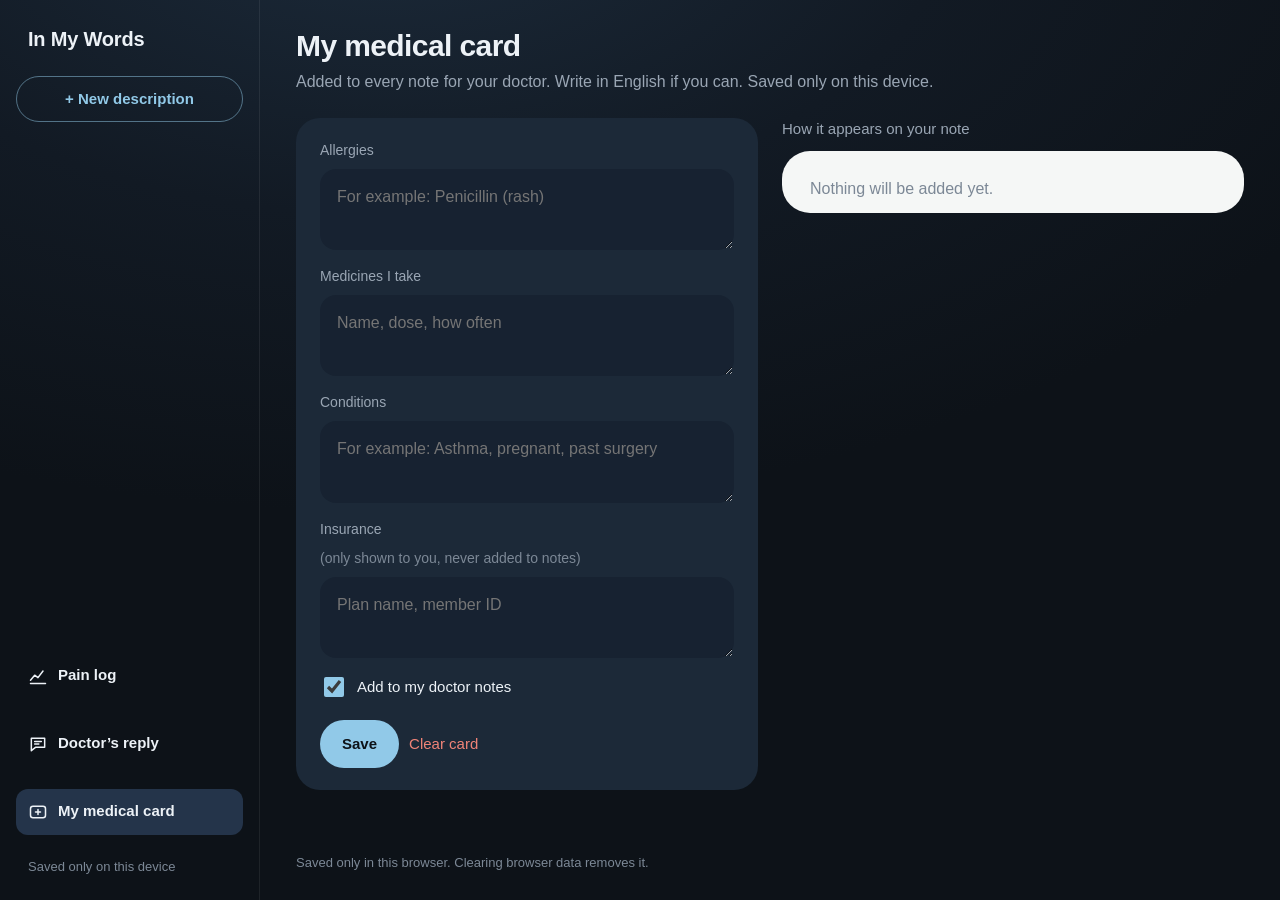
<file: body-painter/card.html>
<!doctype html>
<html lang="en">
<head>
  <meta charset="utf-8">
  <meta name="viewport" content="width=device-width,initial-scale=1,viewport-fit=cover,interactive-widget=resizes-content">
  <meta name="theme-color" content="#121a24">
  <meta name="color-scheme" content="dark">
  <title>My medical card · In My Words</title>
  <link rel="stylesheet" href="flow.css?v=night-3">
</head>
<body class="sub-page">
<a class="skip-link" href="#page-title">Skip to main content</a>
<div class="app">
  <aside class="sidebar" aria-label="In My Words">
    <a class="brand" href="./">In My Words</a>
    <a class="new-button" href="./">+ New description</a>
    <nav class="recent" aria-labelledby="recent-title">
      <h2 id="recent-title">Recent</h2>
      <ol id="recent"></ol>
    </nav>
    <a class="side-link" href="history.html">
      <svg viewBox="0 0 24 24" aria-hidden="true"><path d="M3 17l5-6 4 3 6-8M3 21h18"/></svg>Pain log
    </a>
    <a class="side-link" href="doctor.html">
      <svg viewBox="0 0 24 24" aria-hidden="true"><path d="M4 5h16v11H9l-5 4zM8 9h8M8 12h5"/></svg>Doctor’s reply
    </a>
    <a class="side-link" href="card.html" aria-current="page">
      <svg viewBox="0 0 24 24" aria-hidden="true"><rect x="3" y="5" width="18" height="14" rx="3"/><path d="M12 9v6M9 12h6"/></svg>My medical card
    </a>
    <p class="side-note">Saved only on this device</p>
  </aside>
  <header class="topbar">
    <a class="brand" href="./">In My Words</a>
    <nav class="top-links" aria-label="Pages"><a class="icon-link" href="./" aria-label="New description"><svg viewBox="0 0 24 24" aria-hidden="true"><path d="M12 5v14M5 12h14"/></svg></a><a class="icon-link" href="history.html" aria-label="Pain log"><svg viewBox="0 0 24 24" aria-hidden="true"><path d="M3 17l5-6 4 3 6-8M3 21h18"/></svg></a><a class="icon-link" href="doctor.html" aria-label="Doctor’s reply"><svg viewBox="0 0 24 24" aria-hidden="true"><path d="M4 5h16v11H9l-5 4zM8 9h8M8 12h5"/></svg></a><a class="icon-link" href="card.html" aria-label="My medical card" aria-current="page"><svg viewBox="0 0 24 24" aria-hidden="true"><rect x="3" y="5" width="18" height="14" rx="3"/><path d="M12 9v6M9 12h6"/></svg></a></nav>
  </header>

  <main id="main">
    <div class="page-head"><h1 id="page-title" tabindex="-1">My medical card</h1></div>
    <p class="page-sub">Added to every note for your doctor. Write in English if you can. Saved only on this device.</p>
    <div class="two-col">
      <form id="card-form" class="panel card-form">
        <label class="field-label" for="allergies">Allergies<textarea id="allergies" name="allergies" rows="2" maxlength="1000" placeholder="For example: Penicillin (rash)"></textarea></label>
        <label class="field-label" for="medications">Medicines I take<textarea id="medications" name="medications" rows="2" maxlength="1000" placeholder="Name, dose, how often"></textarea></label>
        <label class="field-label" for="conditions">Conditions<textarea id="conditions" name="conditions" rows="2" maxlength="1000" placeholder="For example: Asthma, pregnant, past surgery"></textarea></label>
        <label class="field-label" for="insurance">Insurance <span class="muted">(only shown to you, never added to notes)</span><textarea id="insurance" name="insurance" rows="2" maxlength="1000" placeholder="Plan name, member ID"></textarea></label>
        <label class="check"><input type="checkbox" id="include" name="include" checked> Add to my doctor notes</label>
        <div class="row"><button class="primary" type="submit">Save</button><button class="text-button danger" type="button" id="clear">Clear card</button></div>
      </form>
      <section aria-labelledby="preview-title">
        <h2 id="preview-title" class="preview-title">How it appears on your note</h2>
        <article class="note"><dl id="preview" class="facts"></dl><p id="preview-empty" class="muted">Nothing will be added yet.</p></article>
      </section>
    </div>
    <p id="notice" class="notice" role="status" aria-live="polite" hidden></p>
    <footer class="disclaimer">Saved only in this browser. Clearing browser data removes it.</footer>
  </main>
</div>
<script type="module" src="card.js?v=1"></script>
</body>
</html>
</file>
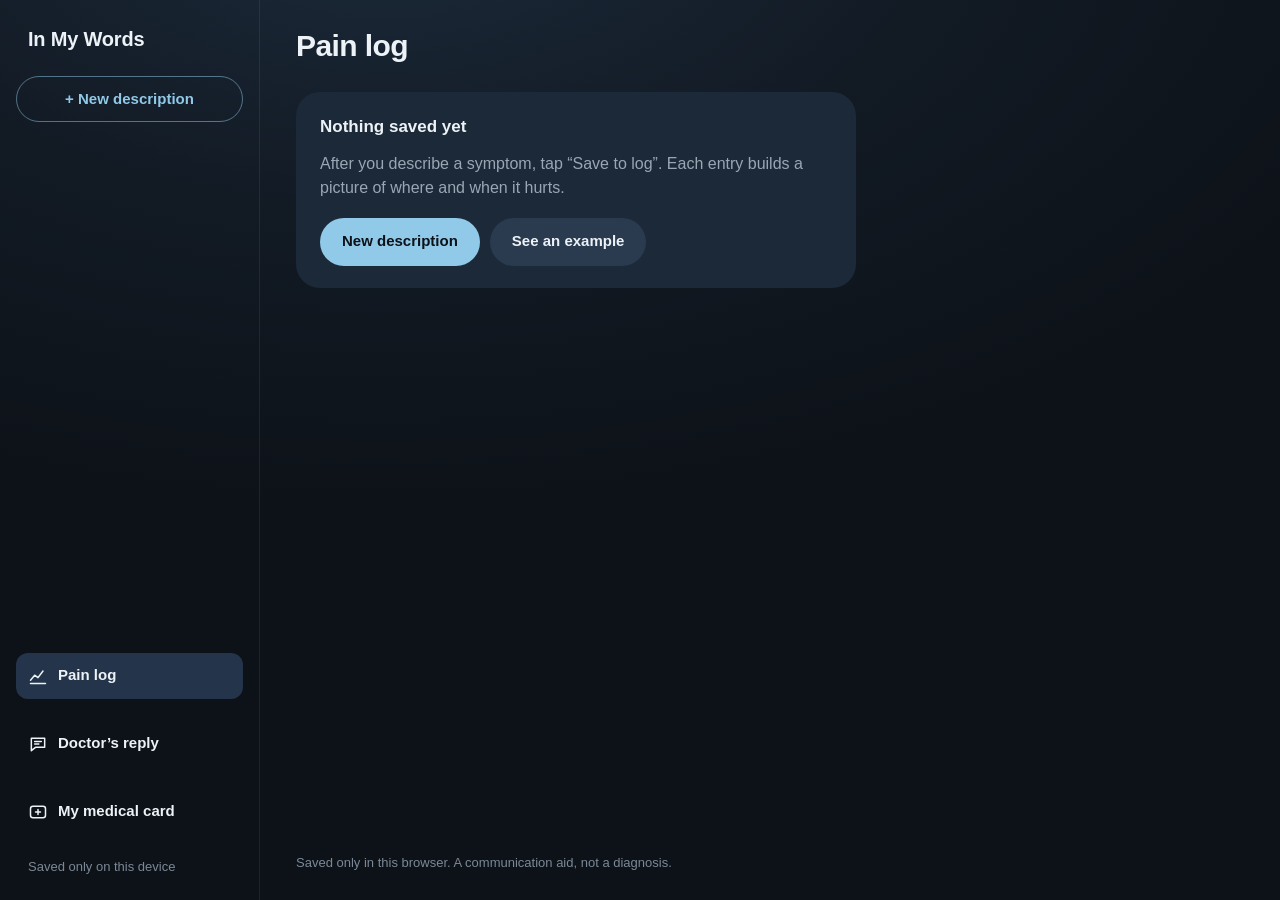
<file: body-painter/history.html>
<!doctype html>
<html lang="en">
<head>
  <meta charset="utf-8">
  <meta name="viewport" content="width=device-width,initial-scale=1,viewport-fit=cover">
  <meta name="theme-color" content="#121a24">
  <meta name="color-scheme" content="dark">
  <title>Pain log · In My Words</title>
  <link rel="stylesheet" href="flow.css?v=night-3">
  <link rel="stylesheet" href="history.css?v=night-2">
</head>
<body class="history-page">
<a class="skip-link" href="#page-title">Skip to main content</a>
<div class="app">
  <aside class="sidebar" aria-label="In My Words">
    <a class="brand" href="./">In My Words</a>
    <a class="new-button" href="./">+ New description</a>
    <nav class="recent" aria-labelledby="recent-title">
      <h2 id="recent-title">Recent</h2>
      <ol id="recent"></ol>
    </nav>
    <a class="side-link" href="history.html" aria-current="page">
      <svg viewBox="0 0 24 24" aria-hidden="true"><path d="M3 17l5-6 4 3 6-8M3 21h18"/></svg>Pain log
    </a>
    <a class="side-link" href="doctor.html">
      <svg viewBox="0 0 24 24" aria-hidden="true"><path d="M4 5h16v11H9l-5 4zM8 9h8M8 12h5"/></svg>Doctor’s reply
    </a>
    <a class="side-link" href="card.html">
      <svg viewBox="0 0 24 24" aria-hidden="true"><rect x="3" y="5" width="18" height="14" rx="3"/><path d="M12 9v6M9 12h6"/></svg>My medical card
    </a>
    <p class="side-note">Saved only on this device</p>
  </aside>

  <header class="topbar">
    <a class="brand" href="./">In My Words</a>
    <nav class="top-links" aria-label="Pages"><a class="icon-link" href="./" aria-label="New description"><svg viewBox="0 0 24 24" aria-hidden="true"><path d="M12 5v14M5 12h14"/></svg></a><a class="icon-link" href="doctor.html" aria-label="Doctor’s reply"><svg viewBox="0 0 24 24" aria-hidden="true"><path d="M4 5h16v11H9l-5 4zM8 9h8M8 12h5"/></svg></a><a class="icon-link" href="card.html" aria-label="My medical card"><svg viewBox="0 0 24 24" aria-hidden="true"><rect x="3" y="5" width="18" height="14" rx="3"/><path d="M12 9v6M9 12h6"/></svg></a></nav>
  </header>

  <main id="main">
    <div class="page-head">
      <h1 id="page-title" tabindex="-1">Pain log</h1>
      <div class="segmented" id="range" role="group" aria-label="Time range" hidden>
        <button type="button" data-range="year" aria-pressed="true">Past year</button>
        <button type="button" data-range="all" aria-pressed="false">All time</button>
      </div>
    </div>
    <p id="demo-banner" class="demo-banner" hidden>Example data · <a href="history.html">Show my log</a></p>

    <section id="empty" class="panel empty" hidden>
      <h2>Nothing saved yet</h2>
      <p>After you describe a symptom, tap “Save to log”. Each entry builds a picture of where and when it hurts.</p>
      <div class="empty-actions"><a class="primary" href="./">New description</a><a class="secondary" href="history.html?demo">See an example</a></div>
    </section>

    <div id="content" hidden>
      <div class="log-grid">
        <section class="panel heat" aria-labelledby="heat-title">
          <h2 id="heat-title">Where it hurts most</h2>
          <div class="heat-figure" id="heat-figure"></div>
          <ul class="heat-legend" id="heat-legend"></ul>
        </section>
        <section class="panel lanes" aria-labelledby="lanes-title">
          <div class="lanes-head"><h2 id="lanes-title">When it happens</h2><span class="size-key" aria-hidden="true"><i class="k-mild"></i>mild<i class="k-severe"></i>severe</span></div>
          <div id="lanes" class="lane-list"></div>
          <div class="lane-axis"><span></span><div id="ticks" class="ticks"></div></div>
        </section>
      </div>
      <div class="log-grid lower">
        <div class="pattern-wrap"><section class="pattern" aria-labelledby="pattern-title"><h2 id="pattern-title">Pattern</h2><p id="pattern-text"></p></section></div>
        <section class="panel entries" aria-labelledby="entries-title">
          <div class="entries-head"><h2 id="entries-title">Entries</h2><div class="entries-actions"><button id="export" class="text-button" type="button">Download</button><button id="clear" class="text-button danger" type="button">Delete all</button></div></div>
          <ol id="entries"></ol>
        </section>
      </div>
    </div>
    <footer class="disclaimer">Saved only in this browser. A communication aid, not a diagnosis.</footer>
  </main>
</div>
<script type="module" src="history-page.js?v=night-2"></script>
</body>
</html>
</file>
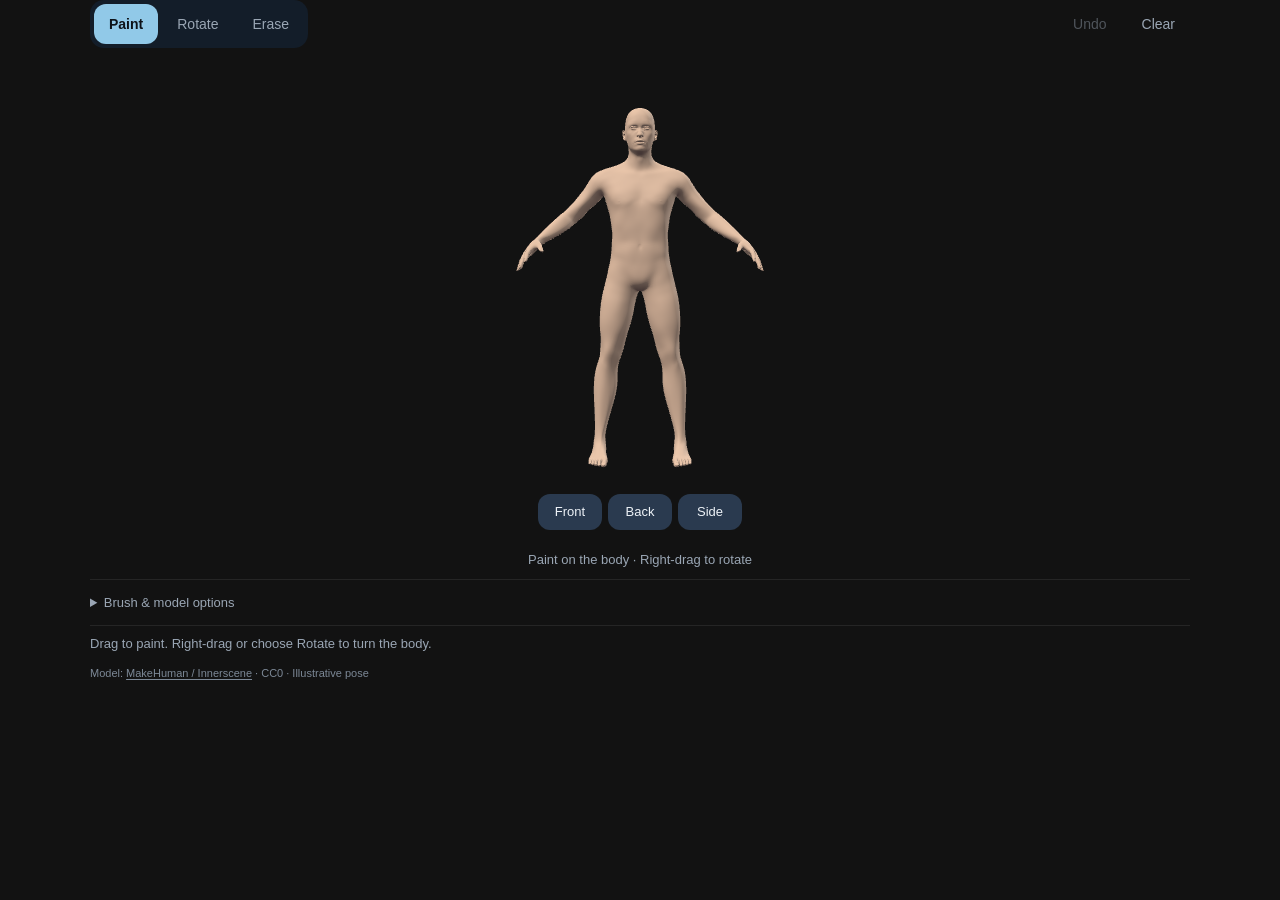
<file: body-painter/painter.html>
<!doctype html>
<html lang="en"><head><meta charset="utf-8"><meta name="viewport" content="width=device-width,initial-scale=1"><title>Body map</title><link rel="stylesheet" href="painter.css?v=night-1"></head>
<body><main><div id="skin-paint">
  <div class="mode-toolbar" role="group" aria-label="Interaction mode"><div class="mode-buttons"><button class="btn" data-mode="paint" aria-pressed="true">Paint</button><button class="btn" data-mode="rotate" aria-pressed="false">Rotate</button><button class="btn" data-mode="erase" aria-pressed="false">Erase</button></div><div class="edit-buttons"><button class="btn quiet" id="sp-undo">Undo</button><button class="btn quiet" id="sp-clear">Clear</button></div></div>
  <div class="stage-wrap"><div id="sp-stage" role="img" aria-label="Rotatable body model. Drag to paint; use sliders to raise the arms."></div><div class="view-toolbar" aria-label="Model views"><button class="btn" id="sp-front">Front</button><button class="btn" id="sp-back">Back</button><button class="btn" id="sp-leftview">Side</button></div></div>
  <p class="text-small text-muted" id="sp-hint">Paint on the body · Right-drag to rotate</p>
  <details class="more-tools"><summary>Brush & model options</summary><div class="tool-content"><div class="viz-controls"><label class="form-label">Mark color<select class="form-select" id="sp-color"><option value="0">Coral</option><option value="1">Blue</option><option value="2">Purple</option></select></label><label class="form-label">Brush size<input class="form-range" id="sp-size" aria-label="Brush size" type="range" min="1" max="8" value="3"></label></div><div class="viz-controls"><label class="form-label">Left arm <output id="sp-lv">0°</output><input class="form-range" id="sp-left" aria-label="Left arm angle" type="range" min="0" max="120" value="0"></label><label class="form-label">Right arm <output id="sp-rv">0°</output><input class="form-range" id="sp-right" aria-label="Right arm angle" type="range" min="0" max="120" value="0"></label></div><div class="viz-row"><span class="text-muted">More views</span><button class="btn" id="sp-top">Top</button><button class="btn" id="sp-bottom">Bottom</button></div></div></details>
  <p id="sp-status" class="text-small status" aria-live="polite">Loading body model…</p>
</div><p class="credit">Model: <a href="https://www.innerscene.com/tools/library/3d-parts/human-base-mesh-with-editable-53-bone-rig-8e7c8ab1" target="_blank" rel="noreferrer">MakeHuman / Innerscene</a> · CC0 · Illustrative pose</p></main>
<script type="importmap">{"imports":{"three":"./three.module.js"}}</script><script type="module" src="./app.js?v=night-1"></script>
</body></html>
</file>
<file: body-painter/flow.css>
/* In My Words · night theme. One stylesheet for phone and desktop layouts. */
:root{
  --bg:#0D1218; --bg-top:#1C2B3B; --panel:#1C2938; --panel-2:#24344A; --chip:#2A3A4F; --chip-on:#34465E;
  --line:rgba(255,255,255,.07); --text:#EDF2F7; --muted:#9AA6B4; --faint:#7C8896;
  --accent:#91C9E8; --accent-ink:#0D1218; --accent-soft:rgba(145,201,232,.14);
  --paper:#F5F7F6; --paper-ink:#12181F; --paper-muted:#5B6672; --paper-line:rgba(18,24,31,.09);
  --violet:#B9AFE3; --warn:#F3C17A;
  --ease-out:cubic-bezier(.23,1,.32,1);
  color-scheme:dark;
  font:100%/1.5 "Figtree",-apple-system,BlinkMacSystemFont,"Segoe UI","PingFang SC","Noto Sans SC",sans-serif;
  color:var(--text); background:var(--bg); font-synthesis:none;
}
*{box-sizing:border-box}
html{-webkit-tap-highlight-color:transparent;-webkit-text-size-adjust:100%;-webkit-font-smoothing:antialiased}
body{margin:0;min-height:100dvh;background:radial-gradient(1100px 620px at 30% -12%,var(--bg-top) 0%,#121A24 52%,var(--bg) 100%) fixed}
h1,h2,h3,p{margin:0}
button,input,textarea,select{font:inherit;color:inherit}
button{cursor:pointer;touch-action:manipulation;user-select:none;-webkit-user-select:none;transition:transform 120ms var(--ease-out),background-color 120ms ease,color 120ms ease,opacity 120ms ease}
button:active:not(:disabled){transform:scale(.97)}
button:disabled{cursor:not-allowed;opacity:.42}
a{color:var(--accent);text-underline-offset:3px}
:focus-visible{outline:3px solid var(--accent);outline-offset:3px}
[hidden]{display:none!important}
.sr-only{position:absolute;width:1px;height:1px;overflow:hidden;clip:rect(0,0,0,0);white-space:nowrap}
.skip-link{position:absolute;left:16px;top:-80px;z-index:10;background:var(--paper);color:var(--paper-ink);padding:12px 16px;border-radius:12px}
.skip-link:focus{top:12px}
svg{width:20px;height:20px;fill:none;stroke:currentColor;stroke-width:1.8;stroke-linecap:round;stroke-linejoin:round;flex:none}

/* ---------- buttons ---------- */
.primary,.secondary{display:inline-flex;align-items:center;justify-content:center;gap:10px;min-height:48px;padding:0 22px;border-radius:24px;border:0;font-size:15px;font-weight:600;text-decoration:none}
.primary{background:var(--accent);color:var(--accent-ink);font-weight:700}
.secondary{background:var(--chip);color:var(--text)}
.primary.big{min-height:58px;font-size:17px;border-radius:29px}
.small{min-height:40px;font-size:14px;padding:0 16px}
.text-button{background:none;border:0;padding:0;min-height:44px;color:var(--muted);font-size:15px;display:inline-flex;align-items:center;gap:6px}
.round-button{width:44px;height:44px;border-radius:22px;border:0;display:grid;place-items:center;background:var(--accent);color:var(--accent-ink);flex:none}
.round-button svg{stroke-width:2.2}
.segmented{display:inline-flex;gap:4px;padding:4px;border-radius:14px;background:#131D29}
.segmented button{min-height:40px;padding:0 16px;border:0;border-radius:10px;background:transparent;color:var(--muted);font-size:14px;font-weight:600}
.segmented [aria-selected=true],.segmented [aria-pressed=true]{background:var(--chip-on);color:var(--text)}
@media(hover:hover) and (pointer:fine){
  .primary:hover:not(:disabled){filter:brightness(1.06)}
  .secondary:hover:not(:disabled){background:#3A4D66}
  .text-button:hover{color:var(--text)}
  .segmented button:hover{color:var(--text)}
}

/* ---------- app frame ---------- */
.app{display:flex;min-height:100dvh}
.sidebar{flex:0 0 260px;display:flex;flex-direction:column;gap:22px;padding:24px 16px calc(24px + env(safe-area-inset-bottom));border-right:1px solid var(--line);position:sticky;top:0;height:100dvh}
.brand{font-size:20px;font-weight:700;letter-spacing:-.01em;color:var(--text);text-decoration:none;padding:0 12px}
.new-button{min-height:46px;border-radius:23px;border:1px solid rgba(145,201,232,.5);color:var(--accent);font-size:15px;font-weight:600;display:flex;align-items:center;justify-content:center;text-decoration:none}
.recent h2{font-size:13px;font-weight:500;color:var(--faint);padding:0 12px 6px}
.recent ol{list-style:none;margin:0;padding:0;display:flex;flex-direction:column;gap:2px;overflow:auto}
.recent a{display:flex;justify-content:space-between;gap:10px;padding:10px 12px;border-radius:12px;color:var(--text);text-decoration:none;font-size:15px}
.recent .r-title{font-weight:600;overflow:hidden;text-overflow:ellipsis;white-space:nowrap}
.recent .r-date{color:var(--muted);font-size:13px;white-space:nowrap}
.side-link{margin-top:auto;min-height:46px;padding:0 12px;border-radius:12px;display:flex;align-items:center;gap:10px;color:var(--text);font-size:15px;font-weight:600;text-decoration:none}
.side-link[aria-current=page],.recent a:hover,.side-link:hover{background:#24344A}
.count{margin-left:auto;font-size:13px;color:var(--muted);font-weight:500}
.side-note{padding:0 12px;font-size:13px;color:var(--faint)}
.topbar{display:none}
main{flex:1;min-width:0;padding:28px 36px 28px;display:flex;flex-direction:column}

.page-head{display:flex;align-items:center;justify-content:space-between;gap:20px}
h1{font-size:30px;font-weight:600;letter-spacing:-.02em;line-height:1.2}
h1:focus{outline:none}
.page-sub{margin-top:6px;font-size:16px;color:var(--muted)}
.steps{display:flex;gap:6px;width:140px;flex:none}
.steps span{flex:1;height:3px;border-radius:2px;background:rgba(255,255,255,.12)}
.steps span.on{background:var(--accent)}
.disclaimer{margin-top:auto;padding-top:24px;font-size:13px;color:var(--faint)}

.workspace{margin-top:24px;display:grid;grid-template-columns:minmax(0,1fr) 340px;gap:24px;align-items:start}
body[data-step="2"] .workspace{grid-template-columns:minmax(0,1.1fr) minmax(0,1fr)}
.panel{background:var(--panel);border-radius:24px;padding:22px 24px}
.panel h2,.live h2{font-size:17px;font-weight:600}
.panel-sub{font-size:14px;color:var(--muted);margin-top:4px}

/* ---------- step 1: conversation ---------- */
.chat{display:flex;flex-direction:column;gap:14px;min-height:min(620px,calc(100dvh - 210px))}
#messages{display:flex;flex-direction:column;gap:12px;flex:1}
.message{max-width:82%;font-size:16px;line-height:1.6;white-space:pre-wrap;overflow-wrap:anywhere}
.message.assistant{align-self:flex-start;background:var(--panel-2);border-radius:6px 22px 22px 22px;padding:12px 16px}
.message.user{align-self:flex-end;background:var(--accent-soft);color:#EDF2F7;border-radius:22px 6px 22px 22px;padding:12px 16px}
.message-translation{margin-top:8px;white-space:normal}
.message-translation summary{cursor:pointer;font-size:13px;color:var(--muted);min-height:24px}
.message-translation p{margin-top:4px;font-size:14px;color:#D5DEE8;white-space:pre-wrap}
#thinking{display:flex;align-items:center;gap:10px;font-size:14px;color:var(--muted)}
.thinking-dot{width:8px;height:8px;border-radius:4px;background:var(--accent);animation:pulse 1.2s ease-in-out infinite}
@keyframes pulse{50%{opacity:.3}}
.consent{display:flex;gap:10px;align-items:flex-start;font-size:14px;color:var(--muted);line-height:1.5}
.consent input{width:18px;height:18px;margin:2px 0 0;accent-color:var(--accent);flex:none}
.composer{display:flex;align-items:flex-end;gap:8px;background:#172231;border:1px solid var(--line);border-radius:28px;padding:6px 6px 6px 20px}
.composer:focus-within{border-color:rgba(145,201,232,.45)}
.composer textarea{flex:1;min-width:0;border:0;outline:0;background:transparent;resize:none;font-size:16px;line-height:1.5;padding:10px 0;max-height:180px;color:var(--text)}
.composer textarea::placeholder{color:var(--faint)}
.chat-actions{display:flex;align-items:center;justify-content:space-between;gap:12px;flex-wrap:wrap}
.message-cta{align-self:flex-start;display:flex;flex-direction:column;align-items:flex-start;gap:8px;margin-top:6px;animation:cta-in 260ms var(--ease-out)}
@keyframes cta-in{from{opacity:0;transform:translateY(6px)}}
.cta-continue{min-height:52px;padding:0 30px;border:0;border-radius:26px;background:var(--accent);color:var(--accent-ink);font-size:17px;font-weight:700;box-shadow:0 6px 20px rgba(145,201,232,.25)}
.cta-continue:hover{filter:brightness(1.06)}
.cta-continue:focus-visible{outline:2px solid var(--text);outline-offset:3px}
.cta-hint{font-size:13px;color:var(--faint);padding-left:4px}
.next-button{margin-left:auto;background:none;border:0;min-height:44px;padding:0 4px;color:var(--accent);font-size:15px;font-weight:600}
.privacy-note{font-size:13px;color:var(--faint)}

.understood ul{list-style:none;margin:12px 0 0;padding:0}
.understood li{display:grid;grid-template-columns:20px minmax(0,1fr);column-gap:10px;padding:11px 0;border-top:1px solid var(--line)}
.understood li::before{content:"";grid-row:span 2;width:10px;height:10px;margin:5px 0 0 3px;border-radius:5px;border:1.5px solid #4A5664}
.understood li.known::before{width:12px;height:7px;margin:5px 0 0 3px;border:0;border-left:2.4px solid var(--accent);border-bottom:2.4px solid var(--accent);border-radius:0;transform:rotate(-45deg)}
.u-key{font-size:13px;color:var(--muted)}
.u-value{font-size:15px;font-weight:600;overflow-wrap:anywhere}
.unknown .u-value{color:var(--faint);font-weight:500}

/* ---------- step 2: model ---------- */
.model-card{padding:18px 20px 22px;background:radial-gradient(70% 55% at 50% 38%,#22324A,var(--panel))}
.model-top{display:flex;align-items:center;justify-content:space-between;gap:12px;margin-bottom:6px}
.map-status{font-size:14px;color:var(--warn);min-height:0}
.map-status:empty{display:none}
iframe{display:block;width:100%;border:0;background:transparent;color-scheme:dark}
#painter{height:620px}
#dental-model{height:620px;border-radius:18px}
.count-question{margin:8px 0;padding:14px;border-radius:16px;background:#131D29}
.count-question h3{font-size:14px;font-weight:600;margin-bottom:8px}
.count-question div{display:flex;gap:8px;flex-wrap:wrap}
.count-question .secondary[aria-pressed=true]{background:var(--accent);color:var(--accent-ink)}
#apply-dental{margin:6px 0}
.pain{margin-top:14px;display:flex;flex-direction:column;gap:10px}
.pain-head{display:flex;justify-content:space-between;align-items:baseline;font-size:16px;font-weight:600}
.score-label{font-size:14px;color:var(--muted);font-weight:500}
.score-label b{font-size:22px;color:var(--text);font-weight:600}
.pain-scale{display:grid;grid-template-columns:repeat(10,minmax(0,1fr));gap:4px}
.pain-scale button{height:30px;border:0;border-radius:7px;background:rgba(255,255,255,.10);padding:0;position:relative}
.pain-scale button::after{content:"";position:absolute;left:0;right:0;bottom:0;height:10px;border-radius:4px}
.pain-scale button.filled{background:var(--c)}
.pain-scale button[aria-checked=true]{box-shadow:0 0 0 2px var(--text)}
.pain-ends{display:flex;justify-content:space-between;font-size:13px;color:var(--faint)}

/* ---------- step 2: live note ---------- */
.live{display:flex;flex-direction:column;gap:12px}
.live-head{display:flex;justify-content:space-between;align-items:center;min-height:44px}
.live-head h2{font-size:15px;font-weight:500;color:var(--muted)}
.live-dot{display:flex;align-items:center;gap:8px;font-size:14px;color:var(--violet)}
.live-dot::before{content:"";width:8px;height:8px;border-radius:4px;background:var(--violet)}
.note{background:var(--paper);color:var(--paper-ink);border-radius:28px;padding:26px 28px 12px}
.note textarea{display:block;width:100%;border:0;outline:0;resize:vertical;background:transparent;color:var(--paper-ink);font-size:22px;line-height:1.45;font-weight:500;letter-spacing:-.01em;min-height:150px;padding:0 0 16px;field-sizing:content}
.note textarea:focus-visible{outline:2px solid #91C9E8;outline-offset:6px;border-radius:8px}
.note-help{font-size:14px;color:var(--paper-muted);margin-bottom:10px}
.fields{display:grid;gap:10px;margin-bottom:12px}
.fields label{display:grid;gap:4px;font-size:13px;color:var(--paper-muted)}
.fields input{min-height:44px;border:1px solid var(--paper-line);border-radius:12px;padding:0 12px;background:#fff;color:var(--paper-ink);font-size:16px}
.facts{margin:0}
.fact{display:flex;justify-content:space-between;gap:20px;padding:13px 10px;margin:0 -10px;border-top:1px solid var(--paper-line);border-radius:10px;transition:background-color 600ms ease}
.fact dt{font-size:15px;color:var(--paper-muted);flex:none}
.fact dd{margin:0;font-size:15px;font-weight:600;text-align:right;overflow-wrap:anywhere}
.fact.just-updated{background:#ECE8FA;transition:none}
.original-notes{color:var(--muted);font-size:15px}
.original-notes summary{min-height:44px;display:flex;align-items:center;cursor:pointer}
#original{white-space:pre-wrap;font-size:14px;line-height:1.6;color:#C2CCC8;padding-bottom:6px}
.share-hint{text-align:center;font-size:14px;color:var(--muted);margin-top:-2px}
.actions{display:grid;grid-template-columns:repeat(3,minmax(0,1fr));gap:10px}

.notice{font-size:14px;line-height:1.55;padding:12px 16px;border-radius:14px;background:rgba(243,193,122,.12);color:var(--warn);margin:4px 0;overflow-wrap:anywhere}
.notice[data-tone=success]{background:var(--accent-soft);color:var(--accent)}

/* ---------- emergency banner ---------- */
.urgent{margin-top:18px;display:flex;gap:14px;align-items:flex-start;padding:18px;border-radius:20px;background:#3A1F22;border:1px solid rgba(241,132,120,.55);animation:urgent-in 240ms var(--ease-out)}
@keyframes urgent-in{from{opacity:0;transform:translateY(-6px)}}
.urgent-icon{width:36px;height:36px;flex:none;border-radius:18px;background:#F18478;color:var(--accent-ink);display:grid;place-items:center}
.urgent-icon svg{stroke-width:2.2}
.urgent-body{flex:1;min-width:0;display:flex;flex-direction:column;gap:6px}
.urgent strong{font-size:17px}
.urgent p{font-size:15px;line-height:1.5;color:#F6D6D2}
.urgent .urgent-small{font-size:13px;color:#D8AFAA}
.urgent-actions{display:flex;gap:8px;flex-wrap:wrap;margin-top:6px}
.urgent-call{min-height:46px;padding:0 20px;border-radius:23px;background:#F18478;color:var(--accent-ink);font-size:15px;font-weight:700;display:inline-flex;align-items:center;text-decoration:none}
.urgent-actions button{min-height:46px;padding:0 16px;border-radius:23px;border:0;background:rgba(255,255,255,.1);font-size:15px}

/* ---------- medical card rows on the note ---------- */
.fact.from-card{background:#ECE8FA;border-top-color:transparent;margin-top:4px}
.card-link{font-size:13px;color:var(--paper-muted);padding:10px 0 6px}
.card-link a{color:#4B5E9E}
.after-visit{display:flex;align-items:center;justify-content:center;gap:6px;min-height:44px;font-size:15px;color:var(--violet);text-decoration:none}
.after-visit:hover{text-decoration:underline}

/* ---------- doctor's reply & medical card pages ---------- */
.side-link + .side-link{margin-top:0}
.top-links{display:flex;gap:2px}
.icon-link[aria-current=page]{background:var(--panel-2)}
.two-col{margin-top:24px;display:grid;grid-template-columns:minmax(0,1fr) minmax(0,1fr);gap:24px;align-items:start}
.field-label{display:flex;flex-direction:column;gap:8px;font-size:14px;color:var(--muted)}
.field-label.inline{display:inline;margin-left:auto}
.doctor-input,.card-form{display:flex;flex-direction:column;gap:16px}
.doctor-input textarea,.card-form textarea{width:100%;border:1px solid transparent;border-radius:16px;background:#172231;color:var(--text);padding:14px 16px;font-size:16px;line-height:1.6;resize:vertical}
.doctor-input textarea{min-height:200px}
.doctor-input textarea:focus,.card-form textarea:focus{outline:none;border-color:var(--accent)}
.row{display:flex;align-items:center;gap:10px;flex-wrap:wrap}
select{min-height:44px;border-radius:22px;border:0;background:var(--chip);padding:0 14px;font-size:15px}
.hint{font-size:13px;color:var(--faint);line-height:1.5}
.muted{color:var(--faint)}
.rec-dot{width:10px;height:10px;border-radius:5px;background:#F18478}
#listen.recording{background:#3A1F22;color:#F6D6D2}
#listen.recording .rec-dot{animation:pulse 1.2s ease-in-out infinite}
@keyframes pulse{50%{opacity:.3}}
.doctor-result{display:flex;flex-direction:column;gap:12px}
.empty-result{padding:28px 24px;border:1px dashed rgba(255,255,255,.14);border-radius:24px;color:var(--muted);font-size:15px}
.doctor-points{display:flex;flex-direction:column;gap:10px}
.doctor-translation{padding:18px 20px;border-radius:20px;background:var(--panel);font-size:17px;line-height:1.65}
.point{padding:14px 18px;border-radius:18px;background:var(--panel-2);display:flex;flex-direction:column;gap:4px}
.point h3{font-size:13px;font-weight:600;color:var(--accent)}
.point.warn h3{color:#F18478}
.point.other h3{color:var(--violet)}
.point p,.point li{font-size:16px;line-height:1.55}
.meds{margin:0;padding-left:18px;display:flex;flex-direction:column;gap:6px}
.save-row{display:flex;align-items:center;gap:10px;flex-wrap:wrap;padding-top:4px}
.save-row select{flex:1;min-width:0}
.check{display:flex;gap:10px;align-items:center;font-size:15px}
.check input{width:20px;height:20px;accent-color:var(--accent)}
.preview-title{font-size:15px;font-weight:500;color:var(--muted);margin-bottom:10px}
.card-form .row{margin-top:4px}
.danger{color:#F18478}
.entry-doctor{margin-top:10px;display:flex;flex-direction:column;gap:8px}
.entry-doctor h4{margin:0;font-size:14px;color:var(--violet)}

/* ---------- responsive ---------- */
@media(max-width:1180px){
  .workspace{grid-template-columns:minmax(0,1fr) 300px}
  .sidebar{flex-basis:230px}
}
@media(max-width:999px){
  .sidebar{display:none}
  .app{flex-direction:column}
  .topbar{display:flex;align-items:center;justify-content:space-between;padding:calc(12px + env(safe-area-inset-top)) 12px 4px 10px}
  .icon-link{width:44px;height:44px;display:grid;place-items:center;color:var(--text);border-radius:22px}
  main{padding:12px 18px calc(20px + env(safe-area-inset-bottom))}
  .workspace,body[data-step="2"] .workspace,.two-col{grid-template-columns:minmax(0,1fr)}
  .understood{display:none}
  .chat{min-height:calc(100dvh - 220px)}
  h1{font-size:26px}
  .steps{width:90px}
  #painter{height:520px}
  #dental-model{height:520px}
}
@media(max-width:480px){
  .urgent{padding:16px;gap:12px}
  .doctor-translation{font-size:16px}
  main{padding-inline:14px}
  .model-card{padding:14px 12px 18px;border-radius:20px}
  .note{padding:22px 20px 10px;border-radius:22px}
  .note textarea{font-size:20px;min-height:120px}
  .fact{flex-direction:column;gap:2px}
  .fact dd{text-align:left}
  .message{max-width:90%}
}
@media(pointer:coarse){input,textarea,select{font-size:16px}}
@media(prefers-reduced-motion:reduce){*,*::before,*::after{animation:none!important;transition:none!important}button:active:not(:disabled){transform:none}}
@media(prefers-contrast:more){:root{--muted:#C2CCD6;--faint:#A9B4C0;--line:rgba(255,255,255,.25)}}
@media print{
  body{background:#fff}
  .sidebar,.topbar,.page-head,.page-sub,#conversation,.understood,.model-card,.live-head,.original-notes,#share,.share-hint,.actions,.disclaimer{display:none!important}
  .workspace{display:block}
  .note{border:1px solid #ccc}
}
</file>
<file: body-painter/history.css>
/* Pain log page · builds on flow.css */
.demo-banner{margin-top:8px;font-size:14px;color:var(--muted)}
.empty{margin-top:28px;max-width:560px;display:flex;flex-direction:column;gap:12px}
.empty p{color:var(--muted);font-size:16px}
.empty-actions{display:flex;gap:10px;flex-wrap:wrap;margin-top:6px}

#content{margin-top:24px;display:flex;flex-direction:column;gap:20px}
.log-grid{display:grid;grid-template-columns:300px minmax(0,1fr);gap:20px;align-items:start}
.log-grid.lower{grid-template-columns:minmax(0,1fr) minmax(0,1.4fr);align-items:start}

.heat{display:flex;flex-direction:column;gap:10px}
.heat-figure{display:flex;justify-content:center}
.heat-figure svg{width:auto;height:300px;stroke:none}
.heat-figure .figure path{fill:#34465E}
.heat-legend{list-style:none;margin:0;padding:0}
.heat-legend button{display:flex;justify-content:space-between;align-items:center;min-height:42px;padding:0 10px;margin:0 -10px;width:calc(100% + 20px);border:0;border-radius:10px;background:transparent;font-size:15px;text-align:left}
.heat-legend button[aria-pressed=true]{background:#24344A}

.lanes{display:flex;flex-direction:column}
.lanes-head{display:flex;justify-content:space-between;align-items:baseline;gap:12px;padding:0 0 10px}
.size-key{display:flex;align-items:center;gap:6px;font-size:13px;color:var(--muted)}
.size-key i{display:inline-block;border-radius:50%}
.k-mild{width:10px;height:10px;background:#F4B484}
.k-severe{width:16px;height:16px;background:#DB4B3E;margin-left:6px}
.lane-list{display:flex;flex-direction:column;gap:4px}
.lane{display:grid;grid-template-columns:150px minmax(0,1fr);align-items:center;gap:16px;min-height:62px;padding:0 14px;margin:0 -14px;border:0;border-radius:14px;background:transparent;text-align:left}
.lane[aria-pressed=true]{background:#24344A}
.lane-name{display:flex;flex-direction:column;min-width:0}
.lane-name b{font-size:15px;font-weight:600;overflow:hidden;text-overflow:ellipsis;white-space:nowrap}
.lane-name small{font-size:13px;color:var(--muted)}
.track{position:relative;display:block;height:44px}
.track::before{content:"";position:absolute;left:0;right:0;top:50%;height:1px;background:rgba(255,255,255,.10)}
.track i{position:absolute;top:50%;transform:translate(-50%,-50%);border-radius:50%;box-shadow:0 0 0 3px var(--panel)}
.lane:not([aria-pressed=true]) .track i{opacity:.55}
.today{position:absolute;top:4px;bottom:4px;width:1px;background:rgba(255,255,255,.35)}
.lane-axis{display:grid;grid-template-columns:150px minmax(0,1fr);gap:16px;margin-top:6px}
.ticks{position:relative;height:20px}
.ticks span{position:absolute;transform:translateX(-50%);font-size:12px;color:var(--faint);white-space:nowrap}

.pattern-wrap{padding:1.5px;border-radius:24px;background:linear-gradient(120deg,#B9AFE3,var(--accent))}
.pattern{border-radius:23px;background:#162231;padding:22px 24px;display:flex;flex-direction:column;gap:12px;height:100%}
.pattern h2{font-size:15px;font-weight:600;color:var(--violet)}
.pattern p{font-size:19px;line-height:1.45;font-weight:500}
.pattern a{color:var(--violet);font-weight:600;font-size:15px;text-decoration:none;min-height:32px;display:flex;align-items:center}

.entries-head{display:flex;justify-content:space-between;align-items:center;gap:12px}
.entries-actions{display:flex;gap:16px}
.danger{color:#F29573}
#entries{list-style:none;margin:6px 0 0;padding:0}
.entry{display:grid;grid-template-columns:52px minmax(0,1fr) auto;gap:4px 14px;align-items:center;padding:12px 0;border-top:1px solid var(--line)}
.entry.flash{animation:flash 1.6s ease}
@keyframes flash{0%,40%{background:#24344A}}
.when{text-align:center}
.when small{display:block;font-size:12px;color:var(--faint)}
.when b{font-size:20px}
.what{min-width:0}
.what b{font-size:15px;display:block;overflow:hidden;text-overflow:ellipsis;white-space:nowrap}
.what p{font-size:14px;color:var(--muted);display:-webkit-box;-webkit-line-clamp:2;-webkit-box-orient:vertical;overflow:hidden}
.badge{min-width:30px;padding:3px 9px;border-radius:10px;color:#1A0E0A;font-size:13px;font-weight:700;text-align:center}
.entry details{grid-column:2 / -1}
.entry summary{font-size:13px;color:var(--muted);cursor:pointer;min-height:32px;display:flex;align-items:center}
.more{display:flex;gap:16px;align-items:flex-start;padding:4px 0 6px}
.more img{width:120px;border-radius:12px;background:#E7ECEA}
.more p{font-size:14px;color:#C2CCC8;white-space:pre-wrap}
.when-full{color:var(--muted)!important;margin-bottom:6px}

@media(max-width:1100px){.log-grid,.log-grid.lower{grid-template-columns:minmax(0,1fr)}.heat{display:grid;grid-template-columns:180px minmax(0,1fr);column-gap:24px;align-items:center}.heat h2{grid-column:1 / -1}.heat-figure svg{height:240px}}
@media(max-width:600px){
  .page-head{flex-wrap:wrap}
  .lane,.lane-axis{grid-template-columns:96px minmax(0,1fr);gap:10px}
  .ticks span.odd{display:none}
  .heat{grid-template-columns:110px minmax(0,1fr);column-gap:14px}
  .heat-figure svg{height:170px}
  .lanes-head{flex-wrap:wrap}
  .pattern p{font-size:17px}
  .more{flex-direction:column}
}
</file>
<file: body-painter/painter.css>
:root{--font-size-base:14px;--foreground:#435573;--background:#f7f9fc;--ease-out:cubic-bezier(.23,1,.32,1)}*{box-sizing:border-box}html{-webkit-tap-highlight-color:transparent;-webkit-text-size-adjust:100%;overscroll-behavior:none}body{margin:0;padding:16px;background:var(--background);color:var(--foreground);font:13px/1.5 -apple-system,BlinkMacSystemFont,"Segoe UI",sans-serif}main{margin:auto;max-width:1100px}button,select,input{font:inherit}button{touch-action:manipulation;user-select:none;cursor:pointer;transition:transform 120ms var(--ease-out),background-color 120ms ease}button:active:not(:disabled){transform:scale(.98)}button:disabled{opacity:.45;cursor:not-allowed}button:focus-visible,input:focus-visible,select:focus-visible,summary:focus-visible{outline:3px solid #7196f1;outline-offset:3px}.btn{border:1px solid #dce3ee;background:#fff;color:#657798;border-radius:7px;min-height:36px;padding:8px 11px;font-size:12px}.mode-toolbar,.mode-buttons,.edit-buttons,.view-toolbar,.viz-row{display:flex;align-items:center;gap:5px;flex-wrap:wrap}.mode-toolbar{justify-content:space-between;gap:10px}.mode-buttons{background:#eaf0f8;padding:3px;border-radius:9px}.mode-buttons .btn{border-color:transparent;background:transparent}.mode-buttons [aria-pressed=true]{background:#fff;color:#315bc7;box-shadow:0 1px 3px #2b46631c}.quiet{background:transparent;border-color:transparent;color:#7f8da5}.stage-wrap{position:relative;background:radial-gradient(ellipse at 50% 44%,#fff 0%,#f7f9fc 68%);border-radius:12px;margin-top:10px}#sp-stage{height:395px;touch-action:none;cursor:crosshair}#skin-paint canvas{display:block;width:100%;height:100%}.side-label{position:absolute;left:13px;top:41%;font-size:9px;color:#8a98af;pointer-events:none}.left-label{right:13px;left:auto}.view-toolbar{justify-content:center;padding-bottom:12px}.view-toolbar .btn{min-width:58px;font-size:11px;min-height:33px}.text-small{font-size:10px;line-height:1.6}.text-muted{color:#7585a0}p{margin:0}#sp-hint{text-align:center;margin:10px 0 13px}.more-tools{border-top:1px solid #e1e7f0;border-bottom:1px solid #e1e7f0}.more-tools summary{padding:13px 0;color:#5d7196;font-size:11px;cursor:pointer;min-height:42px}.tool-content{padding-bottom:15px;display:grid;gap:15px}.viz-controls{display:grid;grid-template-columns:1fr 1fr;gap:18px}.form-label{display:flex;gap:8px;align-items:center;flex-wrap:wrap;font-size:11px;color:#6a7f9f}.form-select{background:#fff;border:1px solid #dbe3ef;min-height:36px;padding:7px 10px;border-radius:6px;color:#596d92;width:100%}.form-range{width:100%;accent-color:#6c88bc;min-height:20px}output{margin-left:auto;font-size:10px}.viz-row{font-size:10px}.status{color:#7283a0;margin-top:12px}.credit{font-size:9px;color:#8a98ae;margin-top:10px;line-height:1.6}.credit a{color:inherit;text-underline-offset:2px}@media(hover:hover) and (pointer:fine){.btn:hover:not(:disabled){background:#edf2fb;color:#315bc7}}@media(max-width:390px){body{padding:12px}#sp-stage{height:345px}.btn{padding-inline:9px}.side-label{font-size:8px;left:5px}.left-label{left:auto;right:5px}.mode-toolbar{gap:5px}}@media(pointer:coarse){.btn,.more-tools summary{min-height:44px}.form-select{font-size:16px;min-height:44px}.form-range{min-height:32px}}@media(prefers-reduced-motion:reduce){button{transition:none}button:active:not(:disabled){transform:none}}@media(prefers-contrast:more){.text-muted,.status,.credit,.side-label{color:#445674}.btn{border-color:#8295b3}}

.text-small,.status{font-size:12px;color:#62738e}.credit{font-size:10px;color:#667992}.form-label{font-size:12px}.more-tools summary{font-size:12px}.text-muted{color:#62738e}
@media(max-width:760px){.btn,.more-tools summary{min-height:44px}}


/* Night theme, matching the In My Words page around this frame. */
body{background:transparent;color:#9AA6B4;padding:0;color-scheme:dark}
.btn{background:#2A3A4F;color:#EDF2F7;border-color:transparent;border-radius:12px;min-height:40px;padding:0 14px;font-size:14px}
.mode-buttons{background:#131D29;border-radius:14px;padding:4px;gap:4px}
.mode-buttons .btn{background:transparent;color:#9AA6B4}
.mode-buttons [aria-pressed=true]{background:#91C9E8;color:#0D1218;box-shadow:none;font-weight:600}
.quiet{background:transparent;color:#9AA6B4}
.stage-wrap{background:transparent;margin-top:6px}
#sp-stage{height:440px}
.view-toolbar{gap:6px}
.view-toolbar .btn{min-height:36px;font-size:13px;min-width:64px}
.text-small,.status,.text-muted,#sp-hint{font-size:13px;color:#9AA6B4}
#sp-hint{margin:8px 0}
.more-tools{border-color:rgba(255,255,255,.08)}
.more-tools summary{color:#9AA6B4;font-size:13px}
.form-label,output,.viz-row{color:#9AA6B4;font-size:13px}
.form-select{background:#2A3A4F;color:#EDF2F7;border-color:transparent;border-radius:10px}
.form-range{accent-color:#91C9E8}
.status{margin-top:8px}
.credit{color:#7C8896;font-size:11px}
button:focus-visible,input:focus-visible,select:focus-visible,summary:focus-visible{outline-color:#91C9E8}
@media(hover:hover) and (pointer:fine){.btn:hover:not(:disabled){background:#3A4D66;color:#EDF2F7}.mode-buttons .btn:hover:not([aria-pressed=true]){background:#24344A;color:#EDF2F7}}
@media(max-width:480px){#sp-stage{height:380px}.btn{font-size:13px;padding:0 10px}}
html{color-scheme:dark;background:transparent}
</file>
